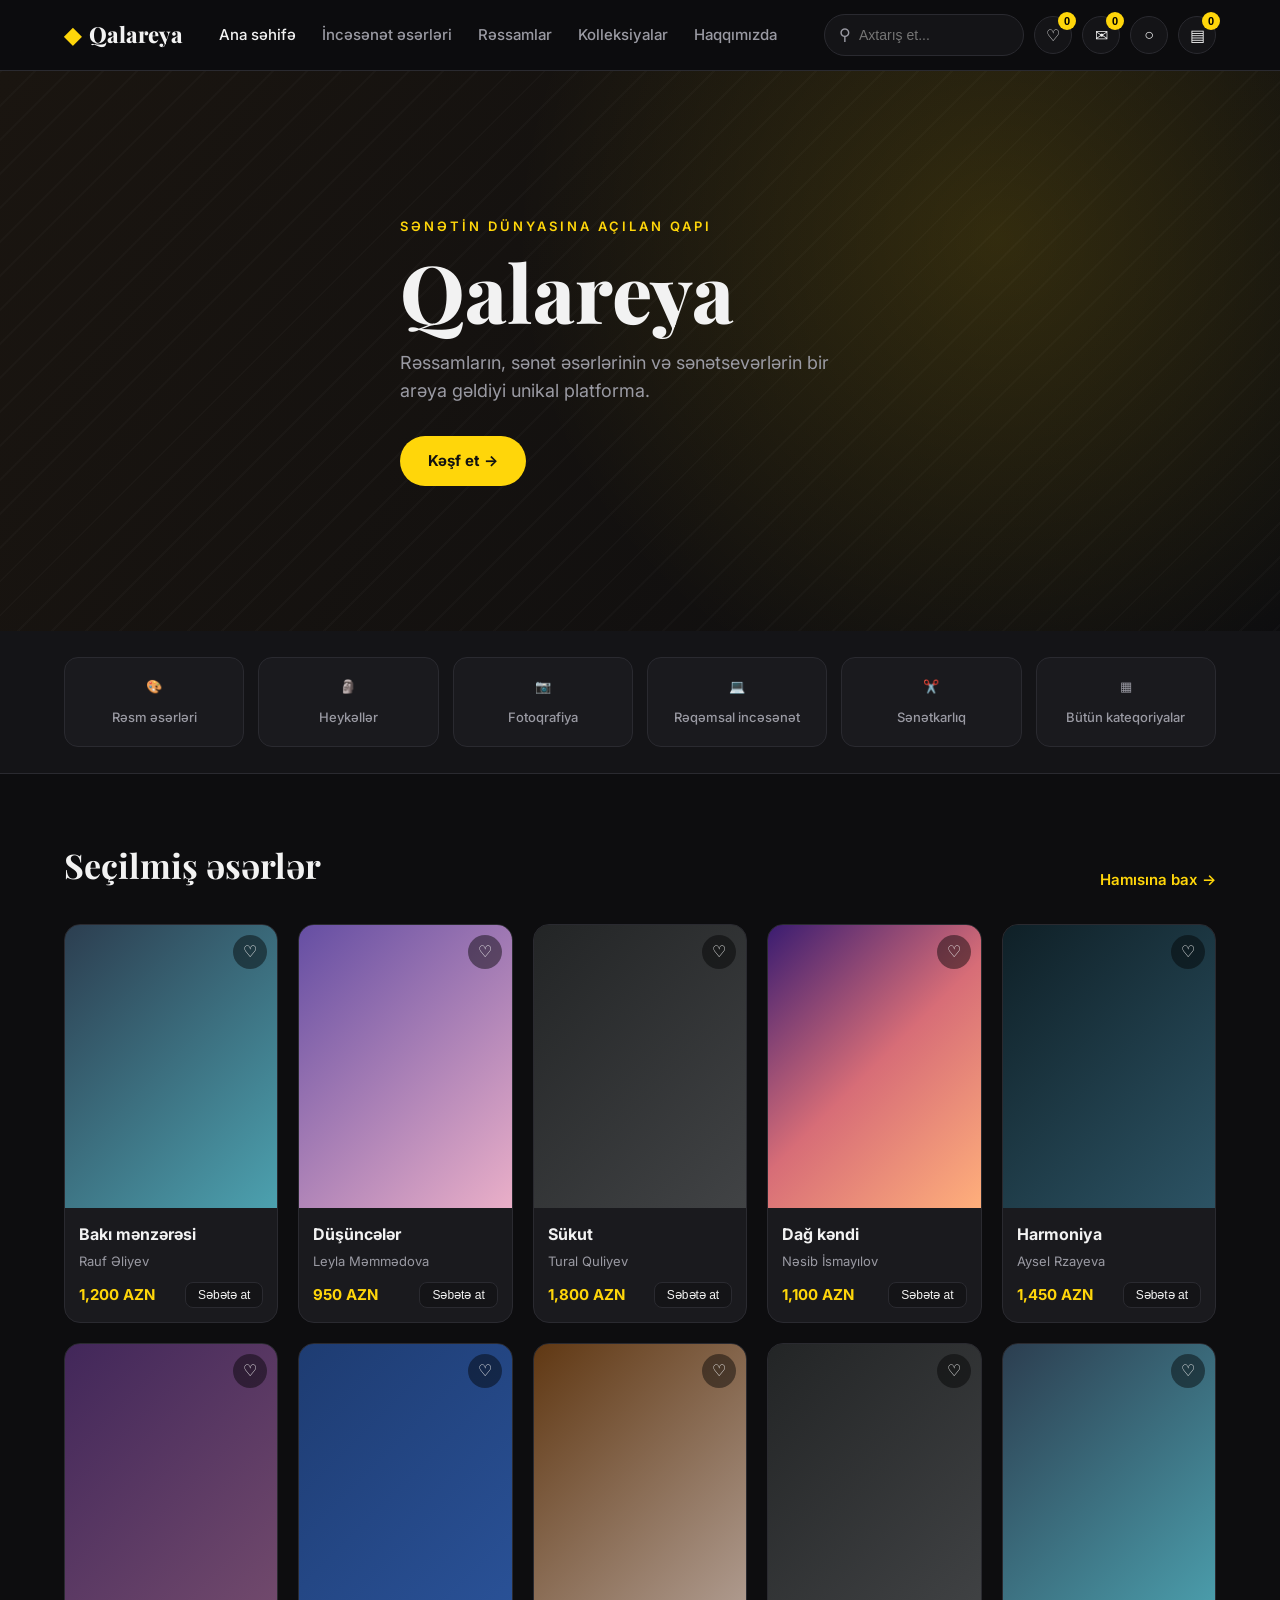
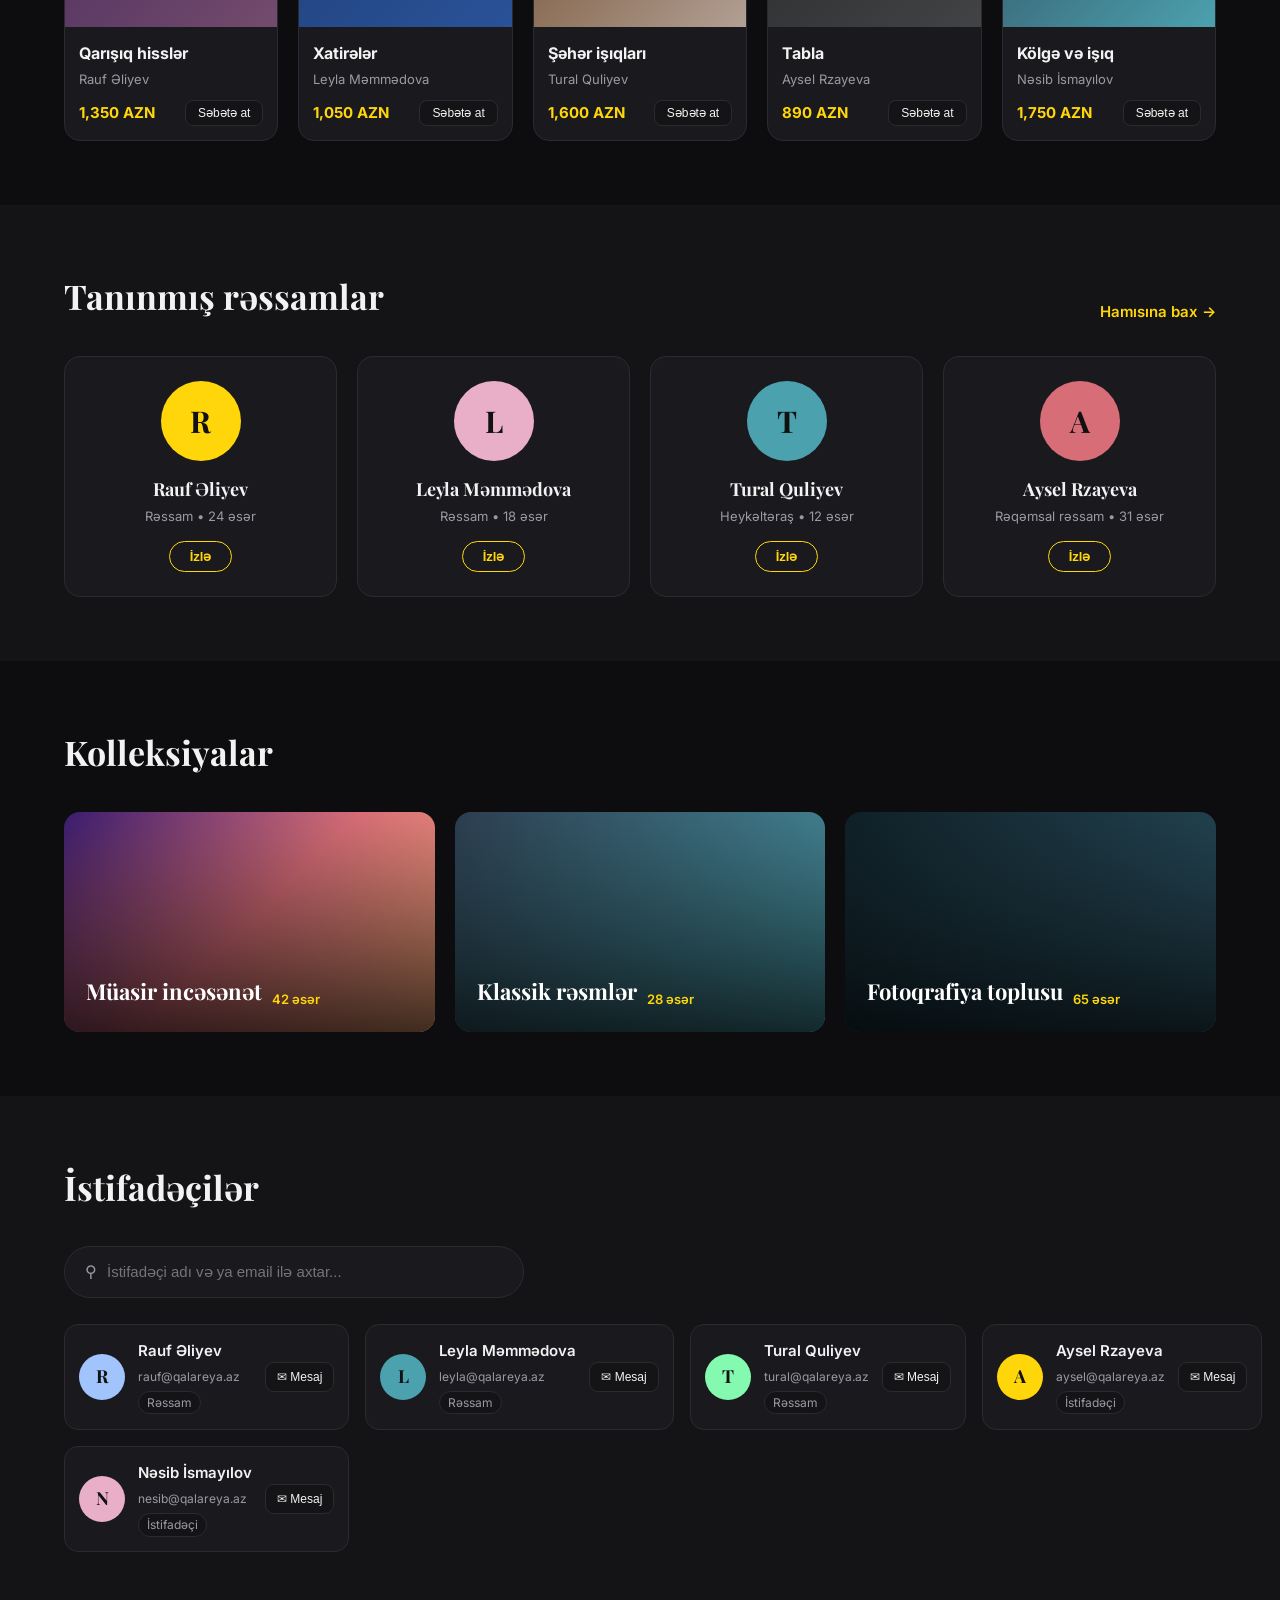
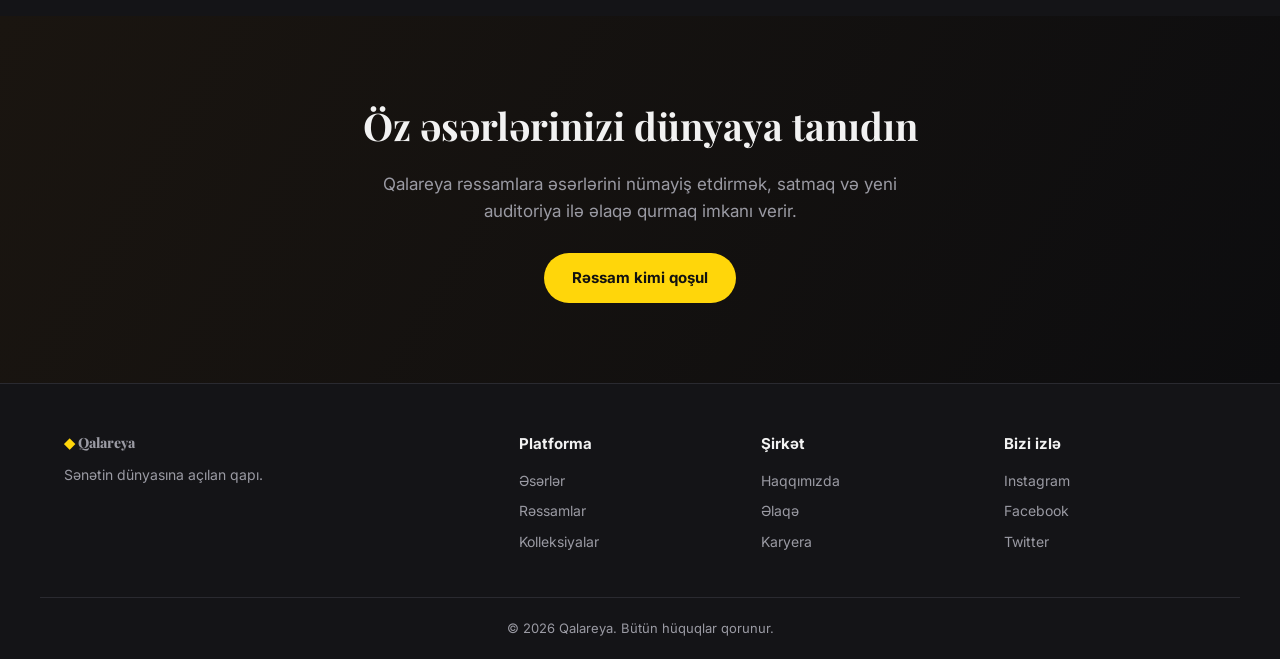
<file: index.html>
<!DOCTYPE html>
<html lang="az">
<head>
<meta charset="UTF-8">
<meta name="viewport" content="width=device-width, initial-scale=1.0">
<title>Qalareya — Sənətin Dünyasına Açılan Qapı</title>
<link rel="preconnect" href="https://fonts.googleapis.com">
<link href="https://fonts.googleapis.com/css2?family=Playfair+Display:wght@600;700;800&family=Inter:wght@400;500;600;700&display=swap" rel="stylesheet">
<link rel="stylesheet" href="style.css">
<!-- PWA (telefonda "Ana ekrana əlavə et" və Play Store üçün) -->
<link rel="manifest" href="manifest.webmanifest">
<meta name="theme-color" content="#0d0d0f">
<link rel="apple-touch-icon" href="assets/icon-192.png">
<!-- Google Identity Services (real Google girişi üçün; Client ID təyin edildikdə işləyir) -->
<script src="https://accounts.google.com/gsi/client" async defer></script>
</head>
<body>
<!-- HEADER -->
<header class="site-header">
  <div class="container header-inner">
    <a href="#" class="logo"><span class="logo-mark">◆</span> Qalareya</a>
    <nav class="main-nav" id="mainNav">
      <a href="#" class="active">Ana səhifə</a>
      <a href="#works">İncəsənət əsərləri</a>
      <a href="#artists">Rəssamlar</a>
      <a href="#collections">Kolleksiyalar</a>
      <a href="#about">Haqqımızda</a>
    </nav>
    <div class="header-actions">
      <div class="search-box">
        <span class="search-ico">⚲</span>
        <input type="text" id="searchInput" placeholder="Axtarış et...">
      </div>
      <button class="icon-btn" title="Bəyənilməşlər">♡<span class="badge" id="likeCount">0</span></button>
      <button class="icon-btn" id="msgBtn" title="Mesajlar">✉<span class="badge" id="msgCount">0</span></button>
      <button class="icon-btn" id="uploadBtn" title="Əsər yüklə" style="display:none">➕</button>
      <button class="icon-btn" id="authBtn" title="Daxil ol / Qeydiyyat">○</button>
      <button class="icon-btn" title="Səbət">▤<span class="badge" id="cartCount">0</span></button>
      <button class="burger" id="burger">☰</button>
    </div>
  </div>
</header>

<!-- HERO -->
<section class="hero">
  <div class="hero-overlay"></div>
  <div class="container hero-content">
    <p class="hero-kicker">SƏNƏTİN DÜNYASINA AÇILAN QAPI</p>
    <h1 class="hero-title">Qalareya</h1>
    <p class="hero-sub">Rəssamların, sənət əsərlərinin və sənətsevərlərin bir arəya gəldiyi unikal platforma.</p>
    <a href="#works" class="btn btn-primary">Kəşf et →</a>
  </div>
</section>

<!-- CATEGORIES -->
<section class="categories">
  <div class="container cat-grid" id="catGrid"></div>
</section>

<!-- FEATURED WORKS -->
<section class="section" id="works">
  <div class="container">
    <div class="section-head">
      <h2>Seçilmiş əsərlər</h2>
      <a href="#" class="link-more">Hamısına bax →</a>
    </div>
    <div class="works-grid" id="worksGrid"></div>
  </div>
</section>

<!-- ARTISTS -->
<section class="section section-alt" id="artists">
  <div class="container">
    <div class="section-head">
      <h2>Tanınmış rəssamlar</h2>
      <a href="#" class="link-more">Hamısına bax →</a>
    </div>
    <div class="artists-grid" id="artistsGrid"></div>
  </div>
</section>

<!-- COLLECTIONS -->
<section class="section" id="collections">
  <div class="container">
    <div class="section-head"><h2>Kolleksiyalar</h2></div>
    <div class="collections-grid" id="collectionsGrid"></div>
  </div>
</section>

<!-- MEMBERS / USER SEARCH -->
<section class="section section-alt" id="members">
  <div class="container">
    <div class="section-head">
      <h2>İstifadəçilər</h2>
    </div>
    <div class="member-search">
      <span class="search-ico">⚲</span>
      <input type="text" id="memberSearch" placeholder="İstifadəçi adı və ya email ilə axtar...">
    </div>
    <div class="members-grid" id="membersGrid"></div>
  </div>
</section>

<!-- CTA / ABOUT -->
<section class="cta" id="about">
  <div class="container cta-inner">
    <h2>Öz əsərlərinizi dünyaya tanıdın</h2>
    <p>Qalareya rəssamlara əsərlərini nümayiş etdirmək, satmaq və yeni auditoriya ilə əlaqə qurmaq imkanı verir.</p>
    <a href="#" class="btn btn-primary">Rəssam kimi qoşul</a>
  </div>
</section>

<!-- FOOTER -->
<footer class="site-footer">
  <div class="container footer-grid">
    <div>
      <a href="#" class="logo"><span class="logo-mark">◆</span> Qalareya</a>
      <p class="foot-desc">Sənətin dünyasına açılan qapı.</p>
    </div>
    <div><h4>Platforma</h4><a href="#works">Əsərlər</a><a href="#artists">Rəssamlar</a><a href="#collections">Kolleksiyalar</a></div>
    <div><h4>Şirkət</h4><a href="#about">Haqqımızda</a><a href="#">Əlaqə</a><a href="#">Karyera</a></div>
    <div><h4>Bizi izlə</h4><a href="#">Instagram</a><a href="#">Facebook</a><a href="#">Twitter</a></div>
  </div>
  <div class="container foot-bottom">© 2026 Qalareya. Bütün hüquqlar qorunur.</div>
</footer>

<!-- MESSAGES MODAL -->
<div class="modal-backdrop" id="msgModal">
  <div class="chat-win">
    <button class="modal-close" id="msgClose">✕</button>
    <div class="chat-head">Mesajlar</div>
    <div class="chat-body">
      <aside class="chat-list" id="chatList"></aside>
      <section class="chat-thread">
        <div class="thread-head" id="threadHead">Söhbət seçin</div>
        <div class="thread-msgs" id="threadMsgs"></div>
        <form class="thread-input" id="threadForm">
          <input type="text" id="msgInput" placeholder="Mesaj yazın..." autocomplete="off" disabled>
          <button type="submit" class="btn btn-primary" id="msgSend" disabled>Göndər</button>
        </form>
      </section>
    </div>
  </div>
</div>

<!-- UPLOAD MODAL -->
<div class="modal-backdrop" id="uploadModal">
  <div class="modal">
    <button class="modal-close" id="uploadClose">✕</button>
    <div class="modal-brand"><span class="logo-mark">◆</span> Əsər yüklə</div>
    <form class="auth-form" id="uploadForm">
      <label>Əsərin adı<input type="text" name="title" placeholder="Bakı mənzərəsi" required></label>
      <label>Qiymət (AZN)<input type="number" name="price" min="0" placeholder="1200" required></label>
      <label>Kateqoriya
        <select name="category" class="sel">
          <option>Rəsm əsərləri</option><option>Heykəllər</option><option>Fotoqrafiya</option>
          <option>Rəqəmsal incəsənət</option><option>Sənətkarlıq</option>
        </select>
      </label>
      <label>Şəkil<input type="file" name="image" accept="image/*" required></label>
      <button type="submit" class="btn btn-primary btn-block">Yüklə</button>
    </form>
    <p class="auth-note" id="uploadMsg"></p>
  </div>
</div>

<!-- AUTH MODAL -->
<div class="modal-backdrop" id="authModal">
  <div class="modal">
    <button class="modal-close" id="modalClose">✕</button>
    <div class="modal-brand"><span class="logo-mark">◆</span> Qalareya</div>

    <div class="auth-tabs">
      <button class="auth-tab active" data-tab="login">Daxil ol</button>
      <button class="auth-tab" data-tab="register">Qeydiyyat</button>
    </div>

    <!-- Google -->
    <button class="btn-google" id="googleBtn">
      <span class="g-ico">G</span> Google ilə davam et
    </button>
    <div class="auth-divider"><span>və ya email ilə</span></div>

    <!-- LOGIN FORM -->
    <form class="auth-form" id="loginForm">
      <label>Email<input type="email" name="email" placeholder="ad@mail.az" required></label>
      <label>Parol<input type="password" name="password" placeholder="••••••••" required></label>
      <button type="submit" class="btn btn-primary btn-block">Daxil ol</button>
    </form>

    <!-- REGISTER FORM -->
    <form class="auth-form" id="registerForm" style="display:none">
      <label>Ad və soyad<input type="text" name="name" placeholder="Rauf Əliyev" required></label>
      <label>Email<input type="email" name="email" placeholder="ad@mail.az" required></label>
      <label>Parol<input type="password" name="password" placeholder="Ən azı 8 simvol" required></label>
      <label class="role-row">
        <input type="checkbox" name="artist"> Mən rəssamam — əsər yükləmək istəyirəm
      </label>
      <button type="submit" class="btn btn-primary btn-block">Qeydiyyatdan keç</button>
    </form>

    <p class="auth-note" id="authMsg"></p>
  </div>
</div>

<!-- TOAST -->
<div class="toast" id="toast"></div>

<script src="data.js"></script>
<script src="script.js"></script>
<script>
// Service worker-i qeydiyyatdan keçir (offline + PWA)
if ('serviceWorker' in navigator) {
  window.addEventListener('load', () => navigator.serviceWorker.register('sw.js').catch(()=>{}));
}
</script>
</body>
</html>
</file>
<file: style.css>
:root{
  --bg:#0d0d0f; --bg-2:#141417; --card:#1a1a1e; --line:#2a2a30;
  --text:#f2f2f2; --muted:#9a9aa3; --accent:#ffd60a; --accent-2:#ffcc00;
}
*{margin:0;padding:0;box-sizing:border-box}
html{scroll-behavior:smooth}
body{font-family:'Inter',sans-serif;background:var(--bg);color:var(--text);line-height:1.6}
.container{max-width:1200px;margin:0 auto;padding:0 24px}
a{color:inherit;text-decoration:none}
h1,h2,h3,.logo{font-family:'Playfair Display',serif}

/* HEADER */
.site-header{position:sticky;top:0;z-index:100;background:rgba(13,13,15,.85);backdrop-filter:blur(12px);border-bottom:1px solid var(--line)}
.header-inner{display:flex;align-items:center;gap:24px;height:70px}
.logo{font-size:22px;font-weight:800;display:flex;align-items:center;gap:8px;white-space:nowrap}
.logo-mark{color:var(--accent)}
.main-nav{display:flex;gap:26px;margin-left:12px}
.main-nav a{color:var(--muted);font-size:15px;font-weight:500;transition:.2s}
.main-nav a:hover,.main-nav a.active{color:var(--text)}
.header-actions{display:flex;align-items:center;gap:10px;margin-left:auto}
.search-box{display:flex;align-items:center;gap:8px;background:var(--bg-2);border:1px solid var(--line);border-radius:30px;padding:7px 14px}
.search-ico{color:var(--muted)}
.search-box input{background:none;border:none;outline:none;color:var(--text);width:150px;font-size:14px}
.icon-btn{position:relative;background:var(--bg-2);border:1px solid var(--line);color:var(--text);width:38px;height:38px;border-radius:50%;cursor:pointer;font-size:16px;transition:.2s}
.icon-btn:hover{border-color:var(--accent);color:var(--accent)}
.badge{position:absolute;top:-5px;right:-5px;background:var(--accent);color:#000;font-size:11px;font-weight:700;min-width:18px;height:18px;border-radius:9px;display:flex;align-items:center;justify-content:center;padding:0 4px}
.burger{display:none;background:none;border:none;color:var(--text);font-size:22px;cursor:pointer}

/* HERO */
.hero{position:relative;min-height:560px;display:flex;align-items:center;background:linear-gradient(120deg,#1a1510,#0d0d0f),radial-gradient(circle at 70% 40%,#3a2e14,transparent 60%);overflow:hidden}
.hero-overlay{position:absolute;inset:0;background:
  radial-gradient(circle at 78% 30%,rgba(255,214,10,.14),transparent 45%),
  repeating-linear-gradient(135deg,rgba(255,255,255,.02) 0 2px,transparent 2px 24px)}
.hero-content{position:relative;max-width:640px}
.hero-kicker{letter-spacing:3px;color:var(--accent);font-size:13px;font-weight:600;margin-bottom:14px}
.hero-title{font-size:80px;font-weight:800;line-height:1;margin-bottom:18px}
.hero-sub{color:var(--muted);font-size:18px;max-width:480px;margin-bottom:30px}

/* BUTTONS */
.btn{display:inline-block;padding:13px 28px;border-radius:30px;font-weight:700;font-size:15px;cursor:pointer;border:none;transition:.2s}
.btn-primary{background:var(--accent);color:#111}
.btn-primary:hover{background:var(--accent-2);transform:translateY(-2px)}

/* CATEGORIES */
.categories{border-bottom:1px solid var(--line);background:var(--bg-2)}
.cat-grid{display:grid;grid-template-columns:repeat(6,1fr);gap:14px;padding:26px 24px}
.cat-item{display:flex;flex-direction:column;align-items:center;gap:10px;padding:18px 10px;border:1px solid var(--line);border-radius:14px;background:var(--card);cursor:pointer;transition:.2s;text-align:center}
.cat-item:hover{border-color:var(--accent);transform:translateY(-3px)}
.cat-ico{font-size:26px}
.cat-item span{font-size:13px;color:var(--muted);font-weight:500}

/* SECTIONS */
.section{padding:64px 0}
.section-alt{background:var(--bg-2)}
.section-head{display:flex;justify-content:space-between;align-items:flex-end;margin-bottom:32px}
.section-head h2{font-size:34px;font-weight:700}
.link-more{color:var(--accent);font-weight:600;font-size:15px}

/* WORKS GRID */
.works-grid{display:grid;grid-template-columns:repeat(5,1fr);gap:20px}
.work-card{background:var(--card);border:1px solid var(--line);border-radius:16px;overflow:hidden;transition:.25s;cursor:pointer}
.work-card:hover{transform:translateY(-5px);border-color:#3a3a42}
.work-thumb{aspect-ratio:3/4;position:relative;display:flex;align-items:flex-end;padding:12px}
.work-like{position:absolute;top:10px;right:10px;background:rgba(0,0,0,.45);border:none;color:#fff;width:34px;height:34px;border-radius:50%;cursor:pointer;font-size:16px;transition:.2s}
.work-like.liked{color:var(--accent);background:rgba(0,0,0,.7)}
.work-info{padding:14px}
.work-info h3{font-size:16px;font-weight:700;font-family:'Inter',sans-serif;margin-bottom:3px}
.work-artist{color:var(--muted);font-size:13px;margin-bottom:10px}
.work-foot{display:flex;justify-content:space-between;align-items:center}
.work-price{color:var(--accent);font-weight:700;font-size:15px}
.add-cart{background:var(--bg-2);border:1px solid var(--line);color:var(--text);border-radius:8px;padding:5px 12px;font-size:12px;cursor:pointer;transition:.2s}
.add-cart:hover{background:var(--accent);color:#111;border-color:var(--accent)}

/* ARTISTS */
.artists-grid{display:grid;grid-template-columns:repeat(4,1fr);gap:20px}
.artist-card{background:var(--card);border:1px solid var(--line);border-radius:16px;padding:24px;text-align:center;transition:.2s}
.artist-card:hover{border-color:var(--accent);transform:translateY(-4px)}
.artist-ava{width:80px;height:80px;border-radius:50%;margin:0 auto 14px;display:flex;align-items:center;justify-content:center;font-size:30px;font-weight:700;color:#111;font-family:'Playfair Display',serif}
.artist-card h3{font-size:18px;margin-bottom:3px}
.artist-card p{color:var(--muted);font-size:13px;margin-bottom:14px}
.btn-follow{background:none;border:1px solid var(--accent);color:var(--accent);border-radius:30px;padding:7px 20px;font-size:13px;font-weight:600;cursor:pointer;transition:.2s}
.btn-follow:hover,.btn-follow.following{background:var(--accent);color:#111}

/* COLLECTIONS */
.collections-grid{display:grid;grid-template-columns:repeat(3,1fr);gap:20px}
.coll-card{position:relative;height:220px;border-radius:16px;overflow:hidden;display:flex;align-items:flex-end;padding:22px;cursor:pointer;transition:.25s}
.coll-card:hover{transform:scale(1.02)}
.coll-card::after{content:"";position:absolute;inset:0;background:linear-gradient(transparent,rgba(0,0,0,.75))}
.coll-card h3{position:relative;z-index:1;font-size:22px;color:#fff}
.coll-card span{position:relative;z-index:1;color:var(--accent);font-size:13px;font-weight:600;margin-left:10px}

/* CTA */
.cta{padding:80px 0;background:linear-gradient(120deg,#1a1510,#0d0d0f);text-align:center}
.cta-inner h2{font-size:38px;margin-bottom:14px}
.cta-inner p{color:var(--muted);max-width:520px;margin:0 auto 28px;font-size:17px}

/* FOOTER */
.site-footer{border-top:1px solid var(--line);background:var(--bg-2);padding-top:48px}
.footer-grid{display:grid;grid-template-columns:2fr 1fr 1fr 1fr;gap:30px;padding-bottom:36px}
.foot-desc{color:var(--muted);margin-top:10px;font-size:14px}
.footer-grid h4{margin-bottom:14px;font-size:15px}
.footer-grid a{display:block;color:var(--muted);font-size:14px;margin-bottom:8px;transition:.2s}
.footer-grid a:hover{color:var(--accent)}
.foot-bottom{border-top:1px solid var(--line);padding:20px 24px;color:var(--muted);font-size:13px;text-align:center}

/* AUTH MODAL */
.modal-backdrop{position:fixed;inset:0;background:rgba(0,0,0,.72);backdrop-filter:blur(4px);z-index:300;display:none;align-items:center;justify-content:center;padding:20px}
.modal-backdrop.open{display:flex}
.modal{background:var(--card);border:1px solid var(--line);border-radius:20px;width:100%;max-width:410px;padding:34px 30px;position:relative;animation:pop .25s ease}
@keyframes pop{from{transform:translateY(16px);opacity:0}to{transform:translateY(0);opacity:1}}
.modal-close{position:absolute;top:16px;right:16px;background:none;border:none;color:var(--muted);font-size:18px;cursor:pointer}
.modal-close:hover{color:var(--text)}
.modal-brand{font-family:'Playfair Display',serif;font-weight:800;font-size:24px;text-align:center;margin-bottom:22px}
.auth-tabs{display:flex;background:var(--bg-2);border:1px solid var(--line);border-radius:12px;padding:4px;margin-bottom:22px}
.auth-tab{flex:1;background:none;border:none;color:var(--muted);padding:9px;border-radius:9px;font-size:14px;font-weight:600;cursor:pointer;transition:.2s}
.auth-tab.active{background:var(--accent);color:#111}
.btn-google{width:100%;display:flex;align-items:center;justify-content:center;gap:10px;background:#fff;color:#1f1f1f;border:none;border-radius:12px;padding:12px;font-size:15px;font-weight:600;cursor:pointer;transition:.2s}
.btn-google:hover{background:#f1f1f1}
.g-ico{display:inline-flex;align-items:center;justify-content:center;width:22px;height:22px;border-radius:50%;background:conic-gradient(from -45deg,#ea4335 0 25%,#fbbc05 0 50%,#34a853 0 75%,#4285f4 0);color:#fff;font-weight:800;font-size:13px}
.auth-divider{display:flex;align-items:center;gap:12px;color:var(--muted);font-size:12px;margin:20px 0}
.auth-divider::before,.auth-divider::after{content:"";flex:1;height:1px;background:var(--line)}
.auth-form label{display:block;font-size:13px;color:var(--muted);margin-bottom:14px;font-weight:500}
.auth-form input[type=text],.auth-form input[type=email],.auth-form input[type=password]{width:100%;margin-top:6px;background:var(--bg-2);border:1px solid var(--line);border-radius:10px;padding:11px 13px;color:var(--text);font-size:14px;outline:none;transition:.2s}
.auth-form input:focus{border-color:var(--accent)}
.auth-form input[type=file]{margin-top:6px;color:var(--muted);font-size:13px}
.sel{width:100%;margin-top:6px;background:var(--bg-2);border:1px solid var(--line);border-radius:10px;padding:11px 13px;color:var(--text);font-size:14px;outline:none}
.role-row{display:flex;align-items:center;gap:9px;font-size:13px;color:var(--text)!important}
.role-row input{margin-top:0}
.btn-block{width:100%;margin-top:4px}
.auth-note{margin-top:14px;font-size:13px;text-align:center;min-height:18px}
.auth-note.err{color:#ff6b6b}
.auth-note.ok{color:#4ade80}

/* MEMBERS / USER SEARCH */
.member-search{display:flex;align-items:center;gap:10px;background:var(--card);border:1px solid var(--line);border-radius:30px;padding:12px 20px;max-width:460px;margin-bottom:26px}
.member-search input{background:none;border:none;outline:none;color:var(--text);font-size:15px;width:100%}
.members-grid{display:grid;grid-template-columns:repeat(4,1fr);gap:16px}
.member-card{display:flex;align-items:center;gap:13px;background:var(--card);border:1px solid var(--line);border-radius:14px;padding:14px}
.member-ava{width:46px;height:46px;border-radius:50%;flex-shrink:0;display:flex;align-items:center;justify-content:center;font-weight:700;color:#111;font-size:18px;font-family:'Playfair Display',serif}
.member-info{min-width:0;flex:1}
.member-info h4{font-size:15px;font-weight:600;white-space:nowrap;overflow:hidden;text-overflow:ellipsis}
.member-info span{font-size:12px;color:var(--muted)}
.member-role{display:inline-block;font-size:10px;background:var(--bg-2);border:1px solid var(--line);border-radius:20px;padding:1px 8px;color:var(--accent);margin-top:3px}
.btn-msg{background:var(--bg-2);border:1px solid var(--line);color:var(--text);border-radius:9px;padding:7px 11px;font-size:12px;cursor:pointer;white-space:nowrap;transition:.2s}
.btn-msg:hover{background:var(--accent);color:#111;border-color:var(--accent)}
.members-empty{color:var(--muted);font-size:14px;padding:20px 0}

/* CHAT / MESSAGES */
.chat-win{background:var(--card);border:1px solid var(--line);border-radius:18px;width:100%;max-width:760px;height:min(560px,85vh);position:relative;display:flex;flex-direction:column;overflow:hidden;animation:pop .25s ease}
.chat-head{font-family:'Playfair Display',serif;font-weight:700;font-size:19px;padding:18px 22px;border-bottom:1px solid var(--line)}
.chat-body{flex:1;display:flex;min-height:0}
.chat-list{width:230px;border-right:1px solid var(--line);overflow-y:auto;flex-shrink:0}
.chat-item{display:flex;align-items:center;gap:10px;padding:12px 16px;cursor:pointer;border-bottom:1px solid var(--line);transition:.15s}
.chat-item:hover,.chat-item.active{background:var(--bg-2)}
.chat-item .member-ava{width:36px;height:36px;font-size:15px}
.chat-item h4{font-size:14px;font-weight:600;white-space:nowrap;overflow:hidden;text-overflow:ellipsis}
.chat-item p{font-size:12px;color:var(--muted);white-space:nowrap;overflow:hidden;text-overflow:ellipsis}
.chat-thread{flex:1;display:flex;flex-direction:column;min-width:0}
.thread-head{padding:14px 20px;border-bottom:1px solid var(--line);font-weight:600;font-size:15px}
.thread-msgs{flex:1;overflow-y:auto;padding:18px 20px;display:flex;flex-direction:column;gap:9px}
.bubble{max-width:72%;padding:9px 14px;border-radius:14px;font-size:14px;line-height:1.4;word-wrap:break-word}
.bubble.me{align-self:flex-end;background:var(--accent);color:#111;border-bottom-right-radius:4px}
.bubble.them{align-self:flex-start;background:var(--bg-2);border:1px solid var(--line);border-bottom-left-radius:4px}
.bubble time{display:block;font-size:10px;opacity:.6;margin-top:3px}
.thread-input{display:flex;gap:10px;padding:14px 16px;border-top:1px solid var(--line)}
.thread-input input{flex:1;background:var(--bg-2);border:1px solid var(--line);border-radius:24px;padding:11px 16px;color:var(--text);outline:none;font-size:14px}
.thread-input input:focus{border-color:var(--accent)}
.thread-input .btn{padding:10px 20px}
.thread-empty{color:var(--muted);font-size:14px;margin:auto}

/* TOAST */
.toast{position:fixed;bottom:28px;left:50%;transform:translateX(-50%) translateY(120px);background:var(--accent);color:#111;padding:13px 24px;border-radius:30px;font-weight:600;z-index:200;transition:.35s;opacity:0}
.toast.show{transform:translateX(-50%) translateY(0);opacity:1}

/* RESPONSIVE */
@media(max-width:1000px){
  .works-grid{grid-template-columns:repeat(3,1fr)}
  .artists-grid{grid-template-columns:repeat(2,1fr)}
  .cat-grid{grid-template-columns:repeat(3,1fr)}
  .collections-grid{grid-template-columns:repeat(2,1fr)}
  .hero-title{font-size:58px}
}
@media(max-width:720px){
  .main-nav{position:fixed;top:70px;left:0;right:0;flex-direction:column;background:var(--bg-2);padding:18px 24px;border-bottom:1px solid var(--line);display:none}
  .main-nav.open{display:flex}
  .burger{display:block}
  .search-box{display:none}
  .works-grid{grid-template-columns:repeat(2,1fr)}
  .footer-grid{grid-template-columns:1fr 1fr}
  .hero-title{font-size:46px}
  .section-head h2{font-size:26px}
  .members-grid{grid-template-columns:1fr 1fr}
  .chat-list{width:150px}
}
@media(max-width:480px){
  .works-grid,.artists-grid,.collections-grid{grid-template-columns:1fr}
  .cat-grid{grid-template-columns:repeat(2,1fr)}
  .members-grid{grid-template-columns:1fr}
}
</file>
